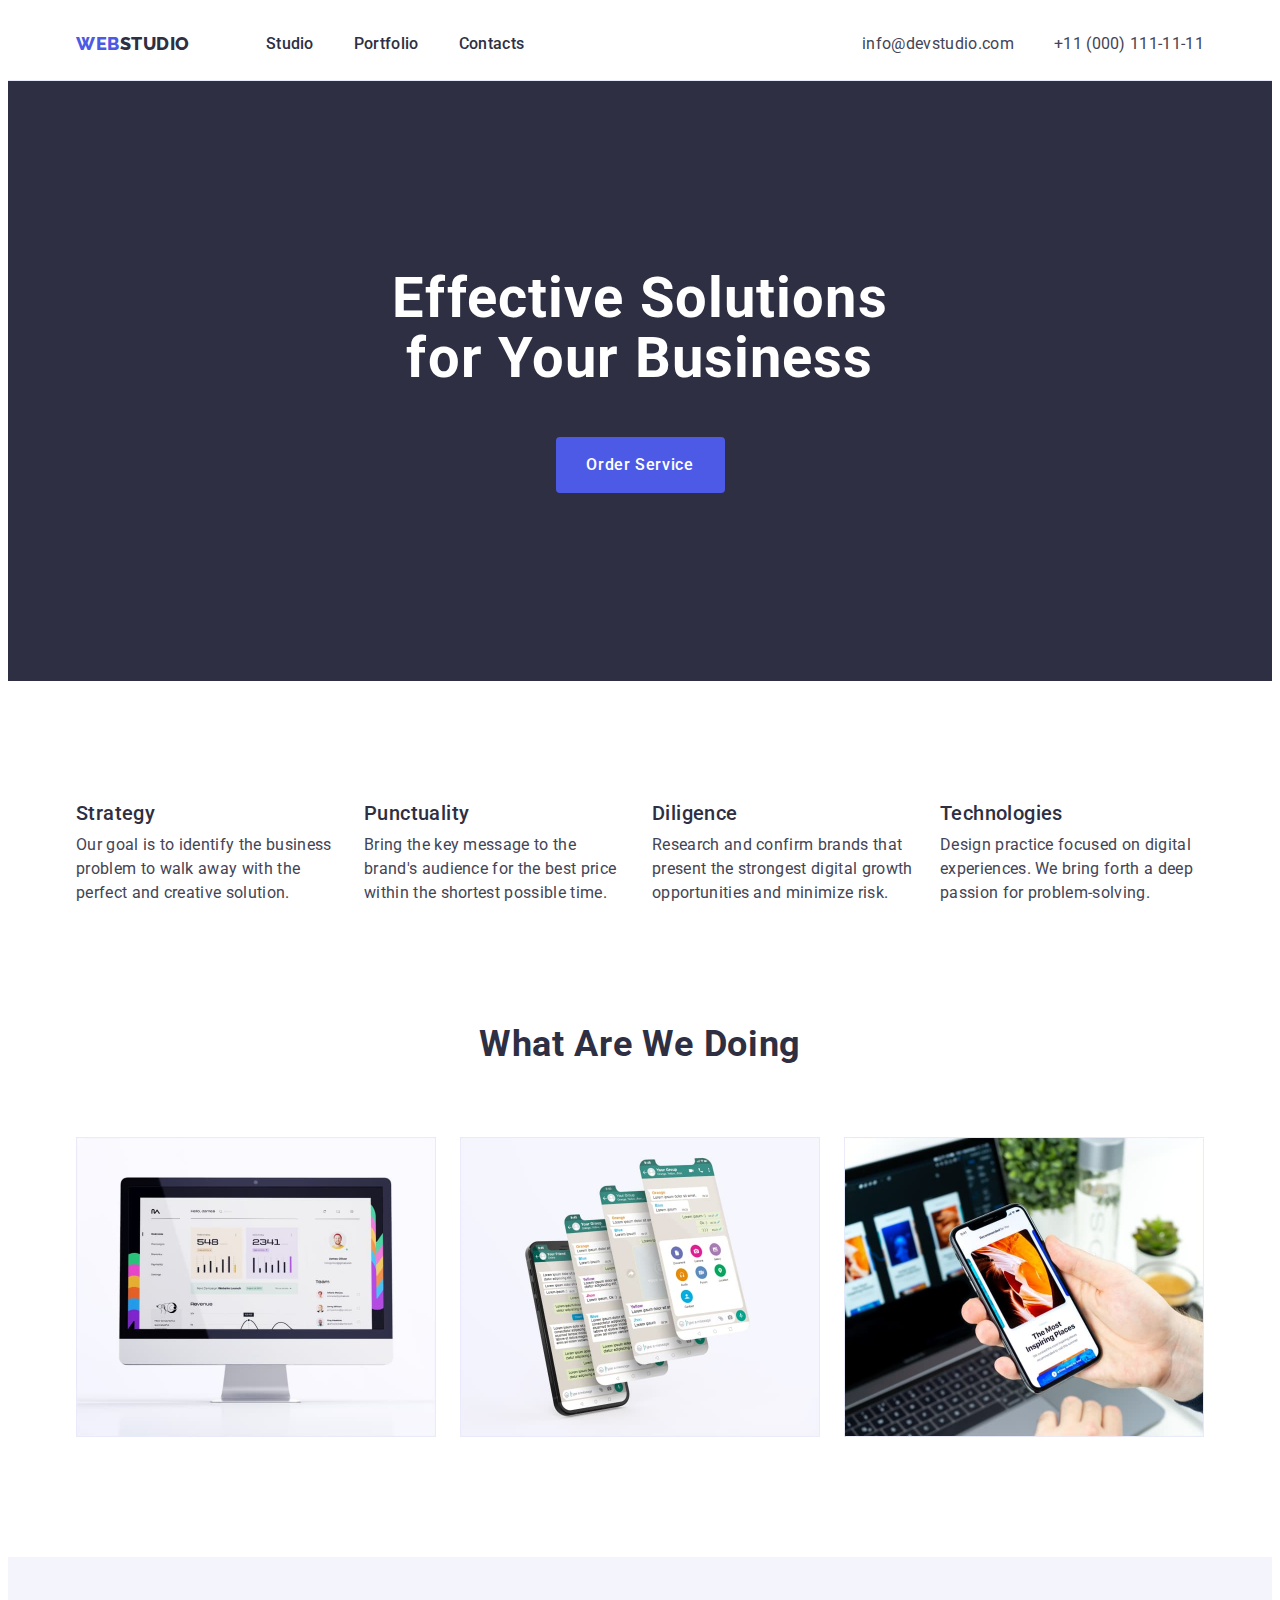
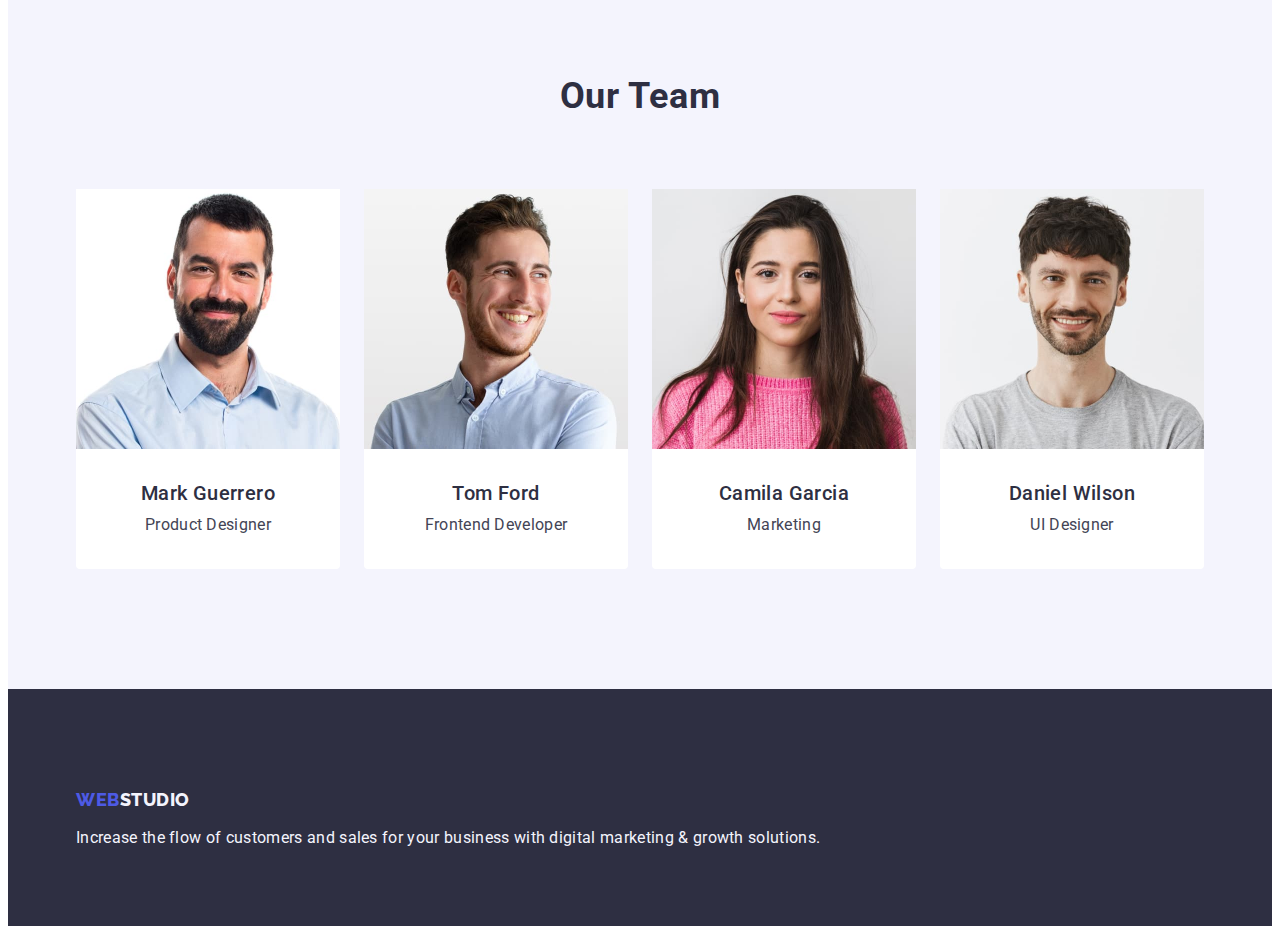
<file: index.html>
<!DOCTYPE html>
<html lang="en">
<head>
  <meta charset="UTF-8">
  <meta name="viewport" content="width=device-width, initial-scale=1.0">
  <title>Document</title>
  <!--normalize-->
<link rel="normalize" href="/css/modern-normalize.min.css">
<!--robo400-->
  <link rel="preconnect" href="https://fonts.googleapis.com">
<link rel="preconnect" href="https://fonts.gstatic.com" crossorigin>
<link href="https://fonts.googleapis.com/css2?family=Roboto:wght@900&display=swap" rel="stylesheet">
<!--robo500-->
<link rel="preconnect" href="https://fonts.googleapis.com">
<link rel="preconnect" href="https://fonts.gstatic.com" crossorigin>
<link href="https://fonts.googleapis.com/css2?family=Roboto:ital,wght@0,400;0,500;0,900;1,400;1,500&display=swap" rel="stylesheet">
<!--robo700-->
<link rel="preconnect" href="https://fonts.googleapis.com">
<link rel="preconnect" href="https://fonts.gstatic.com" crossorigin>
<link href="https://fonts.googleapis.com/css2?family=Roboto:ital,wght@0,400;0,500;0,700;0,900;1,400;1,500&display=swap" rel="stylesheet">
<!--robo900-->
<link rel="preconnect" href="https://fonts.googleapis.com">
<link rel="preconnect" href="https://fonts.gstatic.com" crossorigin>
<link href="https://fonts.googleapis.com/css2?family=Roboto:ital,wght@0,400;0,900;1,400&display=swap" rel="stylesheet">
<!--raleway400-->
<link rel="preconnect" href="https://fonts.googleapis.com">
<link rel="preconnect" href="https://fonts.gstatic.com" crossorigin>
<link href="https://fonts.googleapis.com/css2?family=Raleway&family=Roboto:ital,wght@0,400;0,500;0,700;0,900;1,400;1,500&display=swap" rel="stylesheet">

<!--cssstyles-->
  <link rel="stylesheet" href="./css/styles.css">

  <link rel="preconnect" href="https://fonts.gstatic.com">
</head>


<body>
  <!--Header-->
  <header class="top-header">
    <div class="header-div container">
      <nav class="nav-menu link">
        <a class="web-text link" href="./index.html">Web<span class="studio-text">Studio</span></a>
        <ul class="ul-one list">
          <li><a href="./index.html" class="link">Studio</a></li>
          <li><a href="./portfolio.html" class="link">Portfolio</a></li>
          <li><a href="" class="link">Contacts</a></li>
        </ul>
      </nav>
    
      <address class="address">
        <ul class="ul-address list">
          <li>
            <a href="mailto:info@devstudio.com" class="link">info@devstudio.com</a>
          </li>
          <li>
            <a href="tel:+110001111111" class="link">+11 (000) 111-11-11</a>
          </li>
        </ul>
      </address>
    </div>
  </header>
  
  <!--Main content-->
  
  <main>
    <!--section-one-->

      <section class="section-one">
        <div class="container">
          <h1 class="tytle-main">Effective Solutions for Your Business</h1>
          <button class="butt-one list" type="button">Order Service</button>
        </div>
       </section>

     
    <!--section-two-->
    <section class="section-two">
      <div class="container">
        <h2 class="header-two visually-hidden">Advantages of WebStudio</h2>
  
        <ul class="advantages-list list">
          <li class="advantages-item">
            <h3 class="header-three">Strategy</h3>
            <p class="paragraph-one">
              Our goal is to identify the business problem to walk away with the
              perfect and creative solution.
            </p>
          </li>
    
          <li class="advantages-item">
            <h3 class="header-three">Punctuality</h3>
            <p class="paragraph-one">
              Bring the key message to the brand's audience for the best price
              within the shortest possible time.
            </p>
          </li>
    
          <li class="advantages-item">
            <h3 class="header-three">Diligence</h3>
            <p class="paragraph-one">
              Research and confirm brands that present the strongest digital growth
              opportunities and minimize risk.
            </p>
          </li>
    
          <li class="advantages-item">
            <h3 class="header-three">Technologies</h3>
            <p class="paragraph-one">
              Design practice focused on digital experiences. We bring forth a deep
              passion for problem-solving.
            </p>
          </li>
        </ul>
      </div>

    </section>
  
    <!--section-three-->
    <section class="section-three">
      <div class="container">
        <h2 class="header-two">What are we doing</h2>
        <ul class="tasks-list list">
          <li class="tasks-item">
            <img
              src="./images/section3_p1.jpg"
              alt="Creating yor own project"
              width="360"
              height="300"
            />
          </li>
    
          <li class="tasks-item">
            <img
              src="./images/section3_p2.jpg"
              alt="Creating an app for IOS and Android"
              width="360"
              height="300"
            />
          </li>
    
          <li class="tasks-item">
            <img
              src="./images/section3_p3.jpg"
              alt="Design"
              width="360"
              height="300"
            />
          </li>
        </ul>
      </div>
    </section>
    <!--section 4-->
    <section class="section-four">
      <div class="container">
        <h2 class="header-two">Our Team</h2>
  
        <ul class="team-list list">
          <li class="staff-list">
            <img
              src="./images/section4_p1.jpg"
              alt="Mark Guerrero"
              width="264"
              height="260"
            />
          <div class="team-member">
              <h3 class="header-three header-name">Mark Guerrero</h3>
              <p class="paragraph-one paragraph-name">Product Designer</p>
            </div>
            </li>
      
          <li class="staff-list">
            <img
              src="./images/section4_p2.jpg"
              alt="Tom Ford"
              width="264"
              height="260"
            />
            <div class="team-member">
              <h3 class="header-three header-name">Tom Ford</h3>
              <p class="paragraph-one paragraph-name">Frontend Developer</p>
            </div>
          </li>
    
          <li class="staff-list">
            <img
              src="./images/section4_p3.jpg"
              alt="Camila Garcia"
              width="264"
              height="260"
            />
            <div class="team-member">
              <h3 class="header-three header-name">Camila Garcia</h3>
              <p class="paragraph-one paragraph-name">Marketing</p>
            </div>
          </li>
    
          <li class="staff-list">
            <img
              src="./images/section4_p4.jpg"
              alt="Daniel Wilson"
              width="264"
              height="260"
            />
            <div class="team-member">
              <h3 class="header-three header-name">Daniel Wilson</h3>
              <p class="paragraph-one paragraph-name">UI Designer</p>
            </div>
          </li>
        </ul>
      </div>
    </section>
  </main>
  
  <!--Footer-->
  
  <footer class="footer">
    <div class="container">
      <a class="web-text footer-class link" href="./index.html">Web<span class="studio-text-footer">Studio</span></a>
      <p class="text-footer">
        Increase the flow of customers and sales for your business with digital
        marketing & growth solutions.
      </p>
    
    </div>
  </footer>
</body>
</html>
</file>
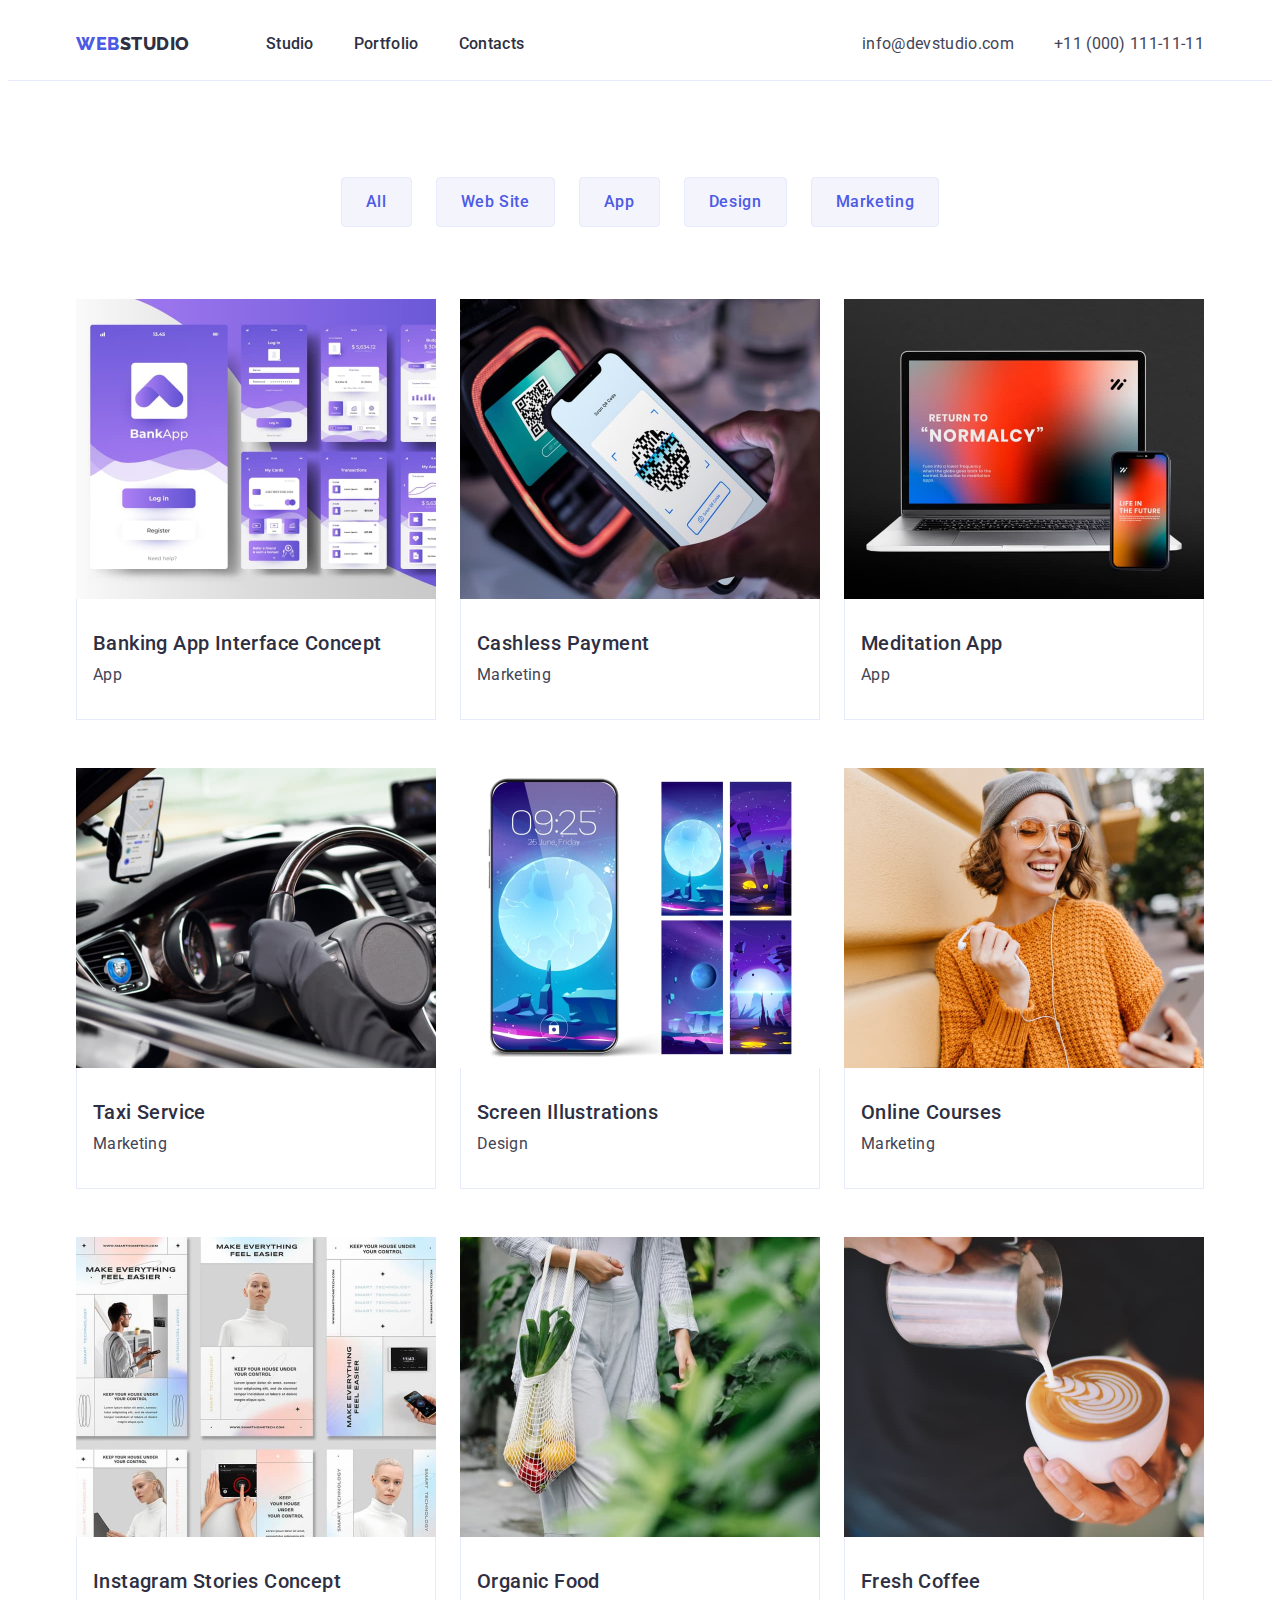
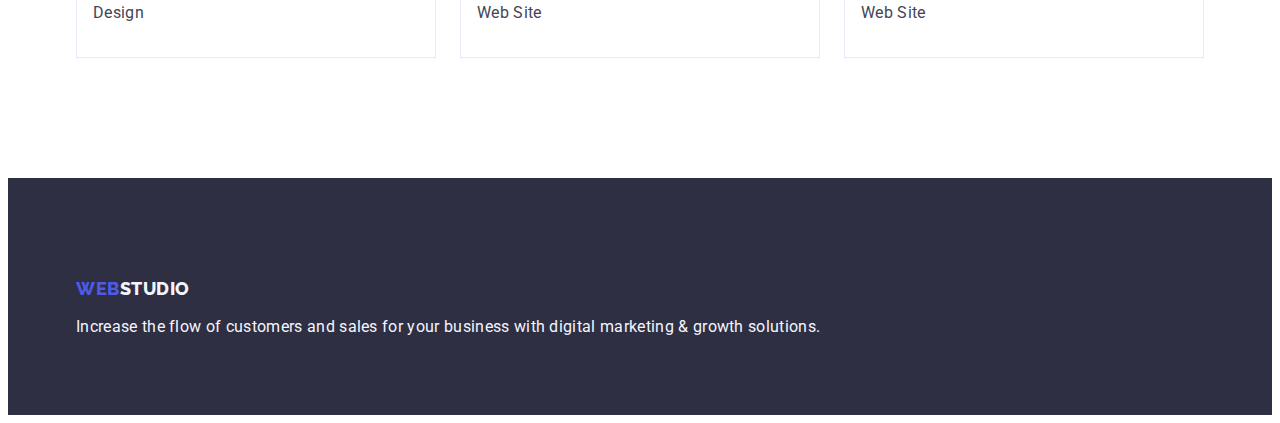
<file: portfolio.html>
<!DOCTYPE html>
<html lang="en">
<head>
    <meta charset="UTF-8">
    <meta name="viewport" content="width=device-width, initial-scale=1.0">
    <title>Document</title>
      <!--normalize-->
<link rel="normalize" href="/css/modern-normalize.min.css">
    <!--robo400-->
  <link rel="preconnect" href="https://fonts.googleapis.com">
  <link rel="preconnect" href="https://fonts.gstatic.com" crossorigin>
  <link href="https://fonts.googleapis.com/css2?family=Roboto:wght@900&display=swap" rel="stylesheet">
  <!--robo500-->
  <link rel="preconnect" href="https://fonts.googleapis.com">
  <link rel="preconnect" href="https://fonts.gstatic.com" crossorigin>
  <link href="https://fonts.googleapis.com/css2?family=Roboto:ital,wght@0,400;0,500;0,900;1,400;1,500&display=swap" rel="stylesheet">
  <!--robo700-->
  <link rel="preconnect" href="https://fonts.googleapis.com">
  <link rel="preconnect" href="https://fonts.gstatic.com" crossorigin>
  <link href="https://fonts.googleapis.com/css2?family=Roboto:ital,wght@0,400;0,500;0,700;0,900;1,400;1,500&display=swap" rel="stylesheet">
  <!--robo900-->
  <link rel="preconnect" href="https://fonts.googleapis.com">
  <link rel="preconnect" href="https://fonts.gstatic.com" crossorigin>
  <link href="https://fonts.googleapis.com/css2?family=Roboto:ital,wght@0,400;0,900;1,400&display=swap" rel="stylesheet">
  <!--raleway400-->
  <link rel="preconnect" href="https://fonts.googleapis.com">
  <link rel="preconnect" href="https://fonts.gstatic.com" crossorigin>
  <link href="https://fonts.googleapis.com/css2?family=Raleway&family=Roboto:ital,wght@0,400;0,500;0,700;0,900;1,400;1,500&display=swap" rel="stylesheet">
  
    <link rel="stylesheet" href="./css/styles.css">
  
    <link rel="preconnect" href="https://fonts.gstatic.com">
</head>
<body>
    <!--Header-->
  <header class="top-header">
    <div class="header-div container">
      <nav class="nav-menu link">
        <a class="web-text link" href="./index.html">Web<span class="studio-text">Studio</span></a>
        <ul class="ul-one list">
          <li><a href="./index.html" class="link">Studio</a></li>
          <li><a href="./portfolio.html" class="link">Portfolio</a></li>
          <li><a href="" class="link">Contacts</a></li>
        </ul>
      </nav>
    
      <address class="address">
        <ul class="ul-address list">
          <li>
            <a href="mailto:info@devstudio.com" class="link">info@devstudio.com</a>
          </li>
          <li>
            <a href="tel:+110001111111" class="link">+11 (000) 111-11-11</a>
          </li>
        </ul>
      </address>
    </div>
  </header>
  <!--MAin content Portfolio-->
    <main>
        <!--section6-->
        <section class="section-six">
          <div class="container">
            <h1 class="tytle-main visually-hidden">WebStudio Options</h1>
            <ul class="button-list list">
                <li><button class="button-portfolio link" type="button">All</button></li>
                <li><button class="button-portfolio link" type="button">Web Site</button></li>
                <li><button class="button-portfolio link" type="button">App</button></li>
                <li><button class="button-portfolio link" type="button">Design</button></li>
                <li><button class="button-portfolio link" type="button">Marketing</button></li>
            </ul>
            
            
              <ul class="option-list list">
                <li class="app-line">
                  <a href="" class="link">
                    <img class="apps"
                    src="./images/section6_p1.jpg"
                   alt="Banking App Interface Concept"
                   width="360"
                   height="300"
                   />
                    <div class="applications">
                     <h2 class="header-three-portfolio">Banking App Interface Concept</h2>
                     <p class="paragraph-one">App</p>
                    </div>
                  </a>
                </li>

                <li class="app-line">
                  <a href="" class="link">
                    <img class="apps"
                      src="./images/section6_p2.jpg"
                     alt="Cashless Payment"
                     width="360"
                     height="300"
                     />
                    <div class="applications">
                     <h2 class="header-three-portfolio">Cashless Payment</h2>
                     <p class="paragraph-one">Marketing</p>
                    </div>
                  </a>

                </li>

                <li class="app-line">
                  <a href="" class="link">
                    <img class="apps"
                      src="./images/section6_p3.jpg" 
                     alt="Meditation App"
                     width="360"
                     height="300"
                     />
                    <div class="applications">
                     <h2 class="header-three-portfolio">Meditation App</h2>
                     <p class="paragraph-one">App</p>
                    </div>
                  </a>
                </li>

                <li class="app-line">
                  <a href="" class="link">
                    <img class="apps"
                    src="./images/section6_p4.jpg" 
                   alt="Taxi Service"
                   width="360"
                   height="300"
                   />
                    <div class="applications">
                   <h2 class="header-three-portfolio">Taxi Service</h2>
                   <p class="paragraph-one">Marketing</p>
                    </div>
                  </a>
                </li>

                <li class="app-line">
                  <a href="" class="link">
                    <img class="apps"
                    src="./images/section6_p5.jpg" 
                   alt="Screen Illustrations"
                   width="360"
                   height="300"
                   />
                    <div class="applications">
                     <h2 class="header-three-portfolio">Screen Illustrations</h2>
                     <p class="paragraph-one">Design</p>
                    </div>
                  </a>
                </li >

                <li class="app-line">
                  <a href="" class="link">
                    <img class="apps"
                      src="./images/section6_p6.jpg" 
                     alt="Online Courses"
                     width="360"
                     height="300"
                     />
                    <div class="applications"> 
                     <h2 class="header-three-portfolio">Online Courses</h2>
                     <p class="paragraph-one">Marketing</p>
                    </div>
                  </a>

                </li>

                <li class="app-line">
                  <a href="" class=" link">
                    <img class="apps"
                    src="./images/section6_p7.jpg" 
                   alt="Instagram Stories Concept"
                   width="360"
                   height="300"
                   />
                   <div class="applications">
                    <h2 class="header-three-portfolio">Instagram Stories Concept</h2>
                    <p class="paragraph-one">Design</p>
                   </div>

                  </a>

                </li>

                <li class="app-line">
                  <a href="" class="link">
                    <img class="apps"
                    src="./images/section6_p8.jpg" 
                   alt="Organic Food"
                   width="360"
                   height="300"
                   />
                   <div class="applications">
                    <h2 class="header-three-portfolio">Organic Food</h2>
                    <p class="paragraph-one">Web Site</p>
                   </div>
                  </a>

                </li>

                <li class="app-line">
                  <a href="" class="link">
                    <img class="apps"
                    src="./images/section6_p9.jpg" 
                   alt="Fresh Coffee"
                   width="360"
                   height="300"
                   />
                   <div class="applications">
                    <h2 class="header-three-portfolio">Fresh Coffee</h2>
                    <p class="paragraph-one">Web Site</p>
                   </div>
                  </a>

                </li>
            </ul>
          </div> 

           
        </section>
    </main>
    <!--Footer-->
    <footer class="footer">
      <div class="container">
        <a class="web-text footer-class link" href="./index.html">Web<span class="studio-text-footer">Studio</span></a>
        <p class="text-footer">
          Increase the flow of customers and sales for your business with digital
          marketing & growth solutions.
        </p>
      
      </div>
    </footer>
  </body>
  </html>
</file>
<file: css/styles.css>
:root{
    --background-white: white;
    --background-dark: #2E2F42;
    --cloud-color: #F4F4FD;
    --web-color: #4D5AE5;
    --head-color:#2E2F42;
    --paragraph-color: #434455;
--pressed-state: #404BBF;
--h1-color:  #FFFFFF;
--accent: #E7E9FC;
--text: #434455;
}
/*NORMALIZATOR*/
*, 
*::before, 
*::after{
    box-sizing: border-box;
}
img{
    display: block;
}
h1, h2, h3, h4, h5, h6, p, ul{
    margin: 0;
}
/*HEADER*/ 
.top-header{
    border-bottom: 1px solid #e7e9fc;
}
.header-div{
    display: flex;
}
.container{
    width: 1158px;
    margin: 0 auto;
    padding: 0 15px;
}
.nav-menu{
    display: flex; 
    align-items: center;
}
body{
    font-family: 'Roboto', sans-serif;
    font-style: normal;
    color: var(--text);
    background-color: var(--h1-color);
}
header{
    font-family: ;
background-color: var(--background-white);
}
.web-text{
    font-family: "Raleway", sans-serif;
    color: var(--web-color);
font-style: normal;
font-weight: 800;
font-size: 18px;
line-height: 1.17;
letter-spacing: 0.03em;
text-transform: uppercase;
margin-right: 76px;
}
.studio-text{
    color: var(--background-dark);
}
.link{
    text-decoration: none;
    
}
.list{
    list-style: none;
}
.ul-one{
    display: flex;
    gap: 40px;
    padding: 24px 0;
}
.ul-one a{
    color: var(--head-color);
    font-family: 'Roboto';
    font-style: normal;
    font-weight: 500;
    font-size: 16px;
    line-height: 24px; 
    text-decoration: none; 
    letter-spacing: 0.02em;S
    display: flex;
    gap: 40px;
    padding: 24px 0;
}

.ul-one a:hover, .ul-one a:focus, .ul-one a:active {
    color: var(--pressed-state);
    text-decoration: none;
    letter-spacing: 0.02em;
}
.ul-address{
    display: flex;
    gap: 40px;
    padding: 24px 0;
}
.ul-address a{
color: var(--paragraph-color);
font-weight: 400;
font-size: 16px;
line-height: 24px;
letter-spacing: 0.02em;
text-decoration: none;
padding: 24px 0;
}

.ul-address a:hover, .ul-address a:focus{
    color: var(--pressed-state);
    text-decoration: none;
    letter-spacing: 0.02em;
}

.address{
    font-style: normal;
    margin-left: auto;
}
.advantages-list{
    display: flex;
    gap: 24px; 
}
.tytle-main{
    color: var(--h1-color);
    font-weight: 700;
    font-size: 56px;
    line-height: 60px;
    text-align: center;
    letter-spacing: 0.02em;
    line-height: 1.07;
    max-width: 496px;
    margin-right: auto;
  margin-left: auto;
  padding-bottom: 48px;
}
.header-two{
color: var(--head-color);
font-weight: 700;
font-size: 36px;
letter-spacing: 0.02em;
line-height: 1.11;
text-transform: capitalize;
text-align: center;
margin-bottom: 72px; 
}
.visually-hidden{
    position: absolute;
    width: 1px;
    height: 1px;
    margin: -1px;
    border: 0;
    padding: 0;
    white-space: nowrap;
    clip-path: inset(100%);
    clip: rect(0 0 0 0);
    overflow: hidden;
}

.header-three{
    color: var(--head-color);
    font-family: 'Roboto';
font-style: normal;
font-weight: 500;
font-size: 20px;
line-height: 24px;
letter-spacing: 0.02em;
text-transform: capitalize;
margin-bottom: 8px; 
}

.paragraph-one{
    color: var(--paragraph-color);
    font-weight: 400;
    font-size: 16px;
    letter-spacing: 0.02em;
    line-height: 1.5;
}
.butt-one{
    font-family: "Roboto", sans-serif;
    color: var(--h1-color);
font-weight: 500;
font-size: 16px;
line-height: 24px;
letter-spacing: 0.04em;
    background-color: var(--web-color);
cursor: pointer;
display: block;
min-width: 169px;
height: 56px;
border: none;
border-radius: 4px;
margin-right: auto;
margin-left: auto;
}

.butt-one:hover, .button-one:active{
    background-color: var(--pressed-state);
}
.butt-one:focus{
    background-color: var(--pressed-state);
}
.section-one{
background-color: var(--background-dark);
padding: 188px 0; 
}
.section-two{
background-color: var(--h1-color);
padding: 120px 0;
padding-top: 120px;
}

.advantages-item{
    width: calc((100% - 72px) / 4);
 
}
.advantages-list{
    padding-left: 0;
}
.section-three{
    background-color: var(--h1-color);
    padding-bottom: 120px;
}
.tasks-list{
    display: flex;
    gap: 24px; 
    padding-left: 0;
}
.tasks-item{
    width: calc((100% - 48px) / 3);
}
.section-four{
    background-color: var(--cloud-color);
    padding: 120px 0;
}
.team-list{
    display: flex;
    gap: 24px;
    padding-left: 0;
}
.staff-list{
    background-color: var(--h1-color);
    width: calc((100% - 72px) / 4);
    border-radius: 0px 0px 4px 4px;
}
.team-member{
    padding: 32px 16px;
}
.header-name{
    text-align: center;
    margin-bottom: 8px;
}
.paragraph-name{
    text-align: center;
}
.footer{
    background-color: #2E2F42;
    text-align: left;
font-style: normal;
font-weight: 400;
font-size: 16px;
line-height: 24px;
letter-spacing: 0.02em;
padding: 100px 0;
}
.text-footer{
    color: var(--cloud-color);
    position: absolute;
    width: 264;
}

.footer-class{
    display: inline-block;
    margin-bottom: 16px;
}
.studio-text-footer{
    color: var(--cloud-color);
    font-family: 'Raleway';
font-style: normal;
font-weight: 800;
font-size: 18px;
line-height: 21px;
}
/*PORTFOLIO*/ 
.section-six{
    padding-top: 96px; padding-bottom: 120px; 
}
.button-portfolio{
    font-family: "Roboto", sans-serif;
    color: var(--web-color);
    font-weight: 500;
    font-size: 16px;
    line-height: 24px;
    text-align: center;
    letter-spacing: 0.04em;    
        background-color: var(--cloud-color);
        border: 1px solid #E7E9FC;
        border-radius: 4px;
      cursor: pointer;  
      padding: 12px 24px;
      flex-direction: row;
}
.button-portfolio:hover, .button-portfolio:focus{
    color: var(--h1-color);
    background-color: var(--pressed-state);
    border-radius: 4px;
    border: 1px solid transparent;
    padding: 12px 24px;
    
}
.header-three-portfolio{
    font-weight: 500;
    font-size: 20px;
    line-height: 1.2;
    letter-spacing: 0.02em;
    border-radius: 4px;
    color: var(--background-dark);
    margin-bottom: 8px;
}
.button-list{
    display: flex;
    justify-content: center;
    gap: 24px;
    margin-bottom: 72px;
    padding-left: 0;
}
.option-list{
    display: flex;
    flex-wrap: wrap;
    column-gap: 24px; 
    row-gap:  48px;
    padding-left: 0;
    
}
.app-line{
    width: calc((100% - 48px) / 3);
}
.applications{
    padding: 32px 16px;
    border: 1px solid #e7e9fc;
    border-top: none;
}
.apps{
    display: block;
	max-width: 100%;
}
</file>
